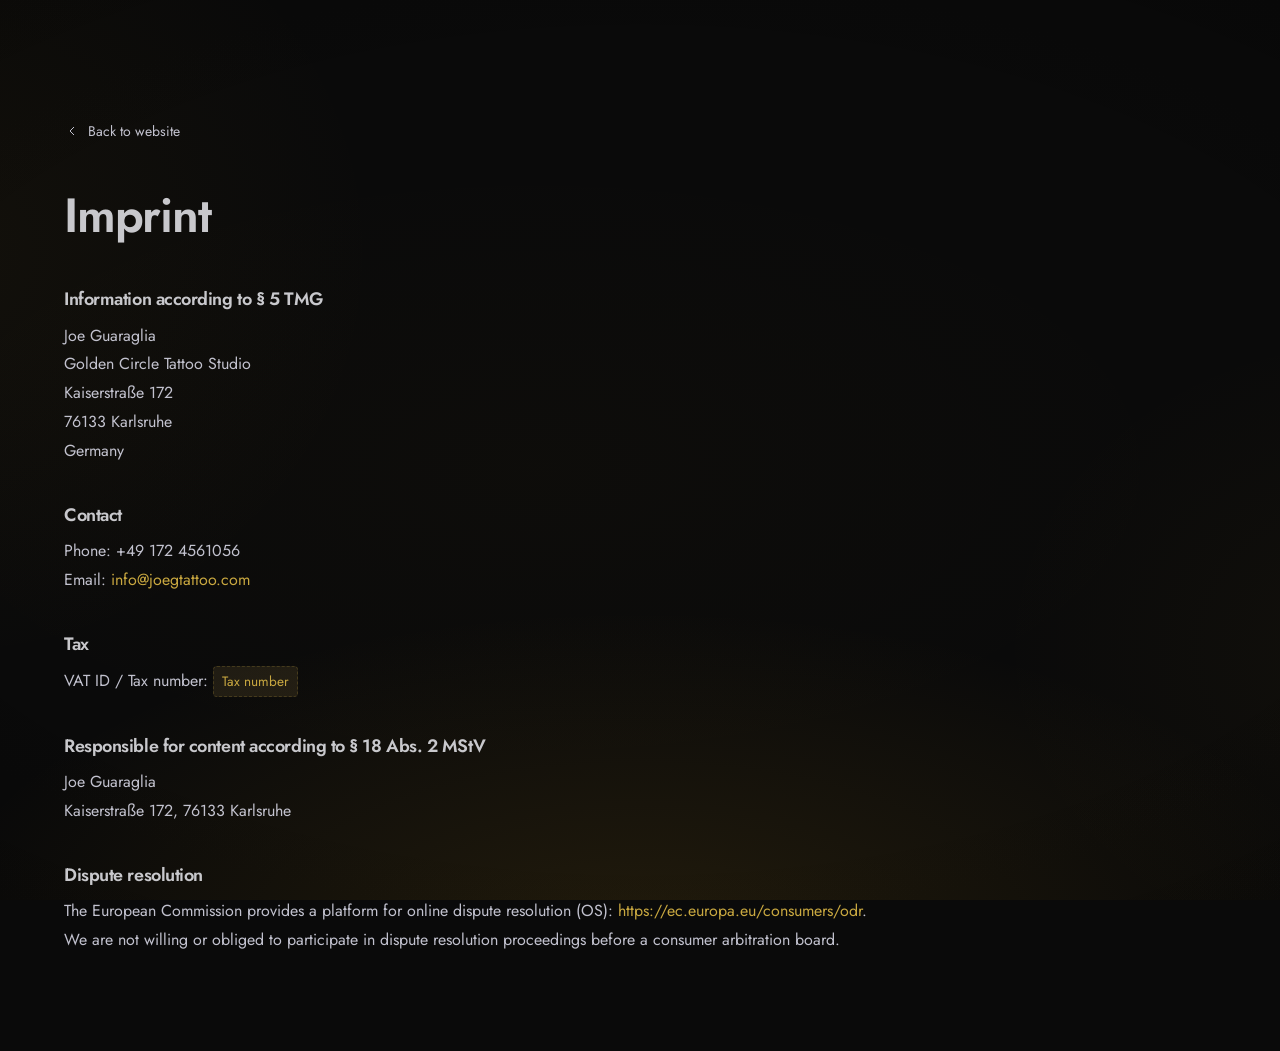
<file: imprint.html>
<!DOCTYPE html>
<html lang="en">

<head>
  <meta charset="UTF-8">
  <meta name="viewport" content="width=device-width, initial-scale=1.0">
  <title>Imprint — Joe Guaraglia</title>
  <meta name="robots" content="noindex">

  <link rel="icon" href="assets/images/logo/logo_joe.png" type="image/png">
  <link rel="apple-touch-icon" href="assets/images/logo/logo_joe.png">

  <link rel="stylesheet" href="css/style.css">

  <style>
    .legal-page {
      min-height: 100vh;
      padding: 120px 0 80px;
    }

    .legal-page__back {
      display: inline-flex;
      align-items: center;
      gap: 8px;
      color: var(--text-muted);
      text-decoration: none;
      font-size: 0.875rem;
      margin-bottom: 48px;
      transition: color 0.2s;
    }

    .legal-page__back:hover {
      color: var(--gold);
    }

    .legal-page__title {
      font-family: 'Jost', sans-serif;
      font-size: clamp(2rem, 5vw, 3rem);
      font-weight: 600;
      color: var(--text);
      margin-bottom: 48px;
    }

    .legal-page__body h2 {
      font-family: 'Jost', sans-serif;
      font-size: 1.125rem;
      font-weight: 600;
      color: var(--text);
      margin: 40px 0 12px;
    }

    .legal-page__body p,
    .legal-page__body address {
      color: var(--text-muted);
      line-height: 1.8;
      font-style: normal;
      margin-bottom: 16px;
    }

    .legal-page__body a {
      color: var(--gold);
      text-decoration: none;
    }

    .legal-page__body a:hover {
      text-decoration: underline;
    }

    .legal-placeholder {
      display: inline-block;
      background: rgba(196, 163, 90, 0.12);
      border: 1px dashed var(--gold-border);
      border-radius: 4px;
      padding: 2px 8px;
      color: var(--gold);
      font-size: 0.85em;
    }
  </style>
</head>

<body>
  <main class="legal-page">
    <div class="container">
      <a href="index.html" class="legal-page__back">
        <svg xmlns="http://www.w3.org/2000/svg" width="16" height="16" viewBox="0 0 24 24" fill="none"
          stroke="currentColor" stroke-width="1.5" aria-hidden="true">
          <polyline points="15 18 9 12 15 6" />
        </svg>
        Back to website
      </a>

      <h1 class="legal-page__title">Imprint</h1>

      <div class="legal-page__body">

        <h2>Information according to § 5 TMG</h2>
        <address>
          Joe Guaraglia<br>
          Golden Circle Tattoo Studio<br>
          Kaiserstraße 172<br>
          76133 Karlsruhe<br>
          Germany
        </address>

        <h2>Contact</h2>
        <p>
          Phone: +49 172 4561056<br>
          Email: <a href="mailto:info@joegtattoo.com">info@joegtattoo.com</a>
        </p>

        <h2>Tax</h2>
        <p>
          VAT ID / Tax number: <span class="legal-placeholder">Tax number</span>
        </p>

        <h2>Responsible for content according to § 18 Abs. 2 MStV</h2>
        <p>
          Joe Guaraglia<br>
          Kaiserstraße 172, 76133 Karlsruhe
        </p>

        <h2>Dispute resolution</h2>
        <p>
          The European Commission provides a platform for online dispute resolution (OS):
          <a href="https://ec.europa.eu/consumers/odr" target="_blank" rel="noopener noreferrer">https://ec.europa.eu/consumers/odr</a>.<br>
          We are not willing or obliged to participate in dispute resolution proceedings before a consumer arbitration board.
        </p>

      </div>
    </div>
  </main>
</body>

</html>
</file>
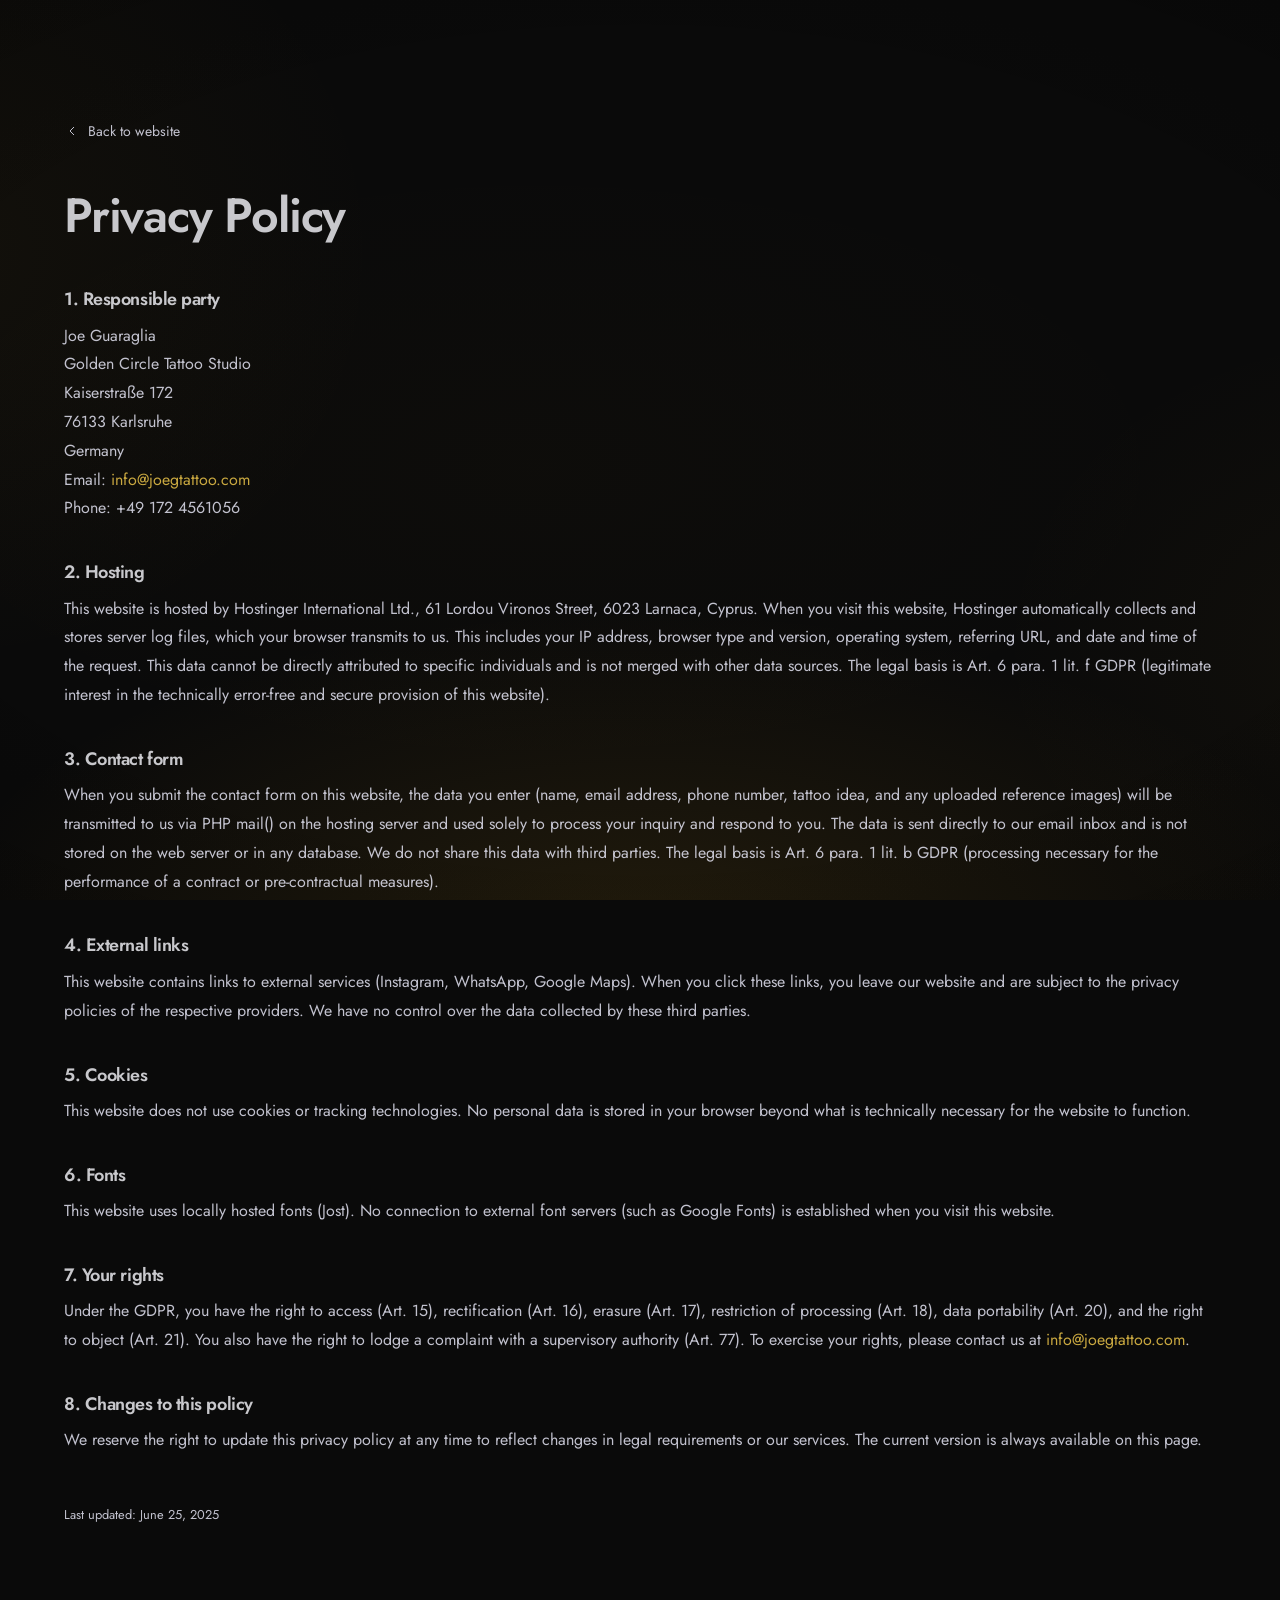
<file: privacy.html>
<!DOCTYPE html>
<html lang="en">

<head>
  <meta charset="UTF-8">
  <meta name="viewport" content="width=device-width, initial-scale=1.0">
  <title>Privacy Policy — Joe Guaraglia</title>
  <meta name="robots" content="noindex">

  <link rel="icon" href="assets/images/logo/logo_joe.png" type="image/png">
  <link rel="apple-touch-icon" href="assets/images/logo/logo_joe.png">

  <link rel="stylesheet" href="css/style.css">

  <style>
    .legal-page {
      min-height: 100vh;
      padding: 120px 0 80px;
    }

    .legal-page__back {
      display: inline-flex;
      align-items: center;
      gap: 8px;
      color: var(--text-muted);
      text-decoration: none;
      font-size: 0.875rem;
      margin-bottom: 48px;
      transition: color 0.2s;
    }

    .legal-page__back:hover {
      color: var(--gold);
    }

    .legal-page__title {
      font-family: 'Jost', sans-serif;
      font-size: clamp(2rem, 5vw, 3rem);
      font-weight: 600;
      color: var(--text);
      margin-bottom: 48px;
    }

    .legal-page__body h2 {
      font-family: 'Jost', sans-serif;
      font-size: 1.125rem;
      font-weight: 600;
      color: var(--text);
      margin: 40px 0 12px;
    }

    .legal-page__body p,
    .legal-page__body address {
      color: var(--text-muted);
      line-height: 1.8;
      font-style: normal;
      margin-bottom: 16px;
    }

    .legal-page__body a {
      color: var(--gold);
      text-decoration: none;
    }

    .legal-page__body a:hover {
      text-decoration: underline;
    }

    .legal-placeholder {
      display: inline-block;
      background: rgba(196, 163, 90, 0.12);
      border: 1px dashed var(--gold-border);
      border-radius: 4px;
      padding: 2px 8px;
      color: var(--gold);
      font-size: 0.85em;
    }
  </style>
</head>

<body>
  <main class="legal-page">
    <div class="container">
      <a href="index.html" class="legal-page__back">
        <svg xmlns="http://www.w3.org/2000/svg" width="16" height="16" viewBox="0 0 24 24" fill="none"
          stroke="currentColor" stroke-width="1.5" aria-hidden="true">
          <polyline points="15 18 9 12 15 6" />
        </svg>
        Back to website
      </a>

      <h1 class="legal-page__title">Privacy Policy</h1>

      <div class="legal-page__body">

        <h2>1. Responsible party</h2>
        <address>
          Joe Guaraglia<br>
          Golden Circle Tattoo Studio<br>
          Kaiserstraße 172<br>
          76133 Karlsruhe<br>
          Germany<br>
          Email: <a href="mailto:info@joegtattoo.com">info@joegtattoo.com</a><br>
          Phone: +49 172 4561056
        </address>

        <h2>2. Hosting</h2>
        <p>
          This website is hosted by Hostinger International Ltd., 61 Lordou Vironos Street, 6023 Larnaca, Cyprus.
          When you visit this website, Hostinger automatically collects and stores server log files, which your browser
          transmits to us. This includes your IP address, browser type and version, operating system, referring URL,
          and date and time of the request. This data cannot be directly attributed to specific individuals and is not
          merged with other data sources. The legal basis is Art. 6 para. 1 lit. f GDPR (legitimate interest in the
          technically error-free and secure provision of this website).
        </p>

        <h2>3. Contact form</h2>
        <p>
          When you submit the contact form on this website, the data you enter (name, email address, phone number,
          tattoo idea, and any uploaded reference images) will be transmitted to us via PHP mail() on the hosting server
          and used solely to process your inquiry and respond to you. The data is sent directly to our email inbox and
          is not stored on the web server or in any database. We do not share this data with third parties. The legal
          basis is Art. 6 para. 1 lit. b GDPR (processing necessary for the performance of a contract or pre-contractual
          measures).
        </p>

        <h2>4. External links</h2>
        <p>
          This website contains links to external services (Instagram, WhatsApp, Google Maps). When you click these
          links, you leave our website and are subject to the privacy policies of the respective providers. We have no
          control over the data collected by these third parties.
        </p>

        <h2>5. Cookies</h2>
        <p>
          This website does not use cookies or tracking technologies. No personal data is stored in your browser beyond
          what is technically necessary for the website to function.
        </p>

        <h2>6. Fonts</h2>
        <p>
          This website uses locally hosted fonts (Jost). No connection to external font servers (such as Google Fonts)
          is established when you visit this website.
        </p>

        <h2>7. Your rights</h2>
        <p>
          Under the GDPR, you have the right to access (Art. 15), rectification (Art. 16), erasure (Art. 17),
          restriction of processing (Art. 18), data portability (Art. 20), and the right to object (Art. 21).
          You also have the right to lodge a complaint with a supervisory authority (Art. 77). To exercise your rights,
          please contact us at <a href="mailto:info@joegtattoo.com">info@joegtattoo.com</a>.
        </p>

        <h2>8. Changes to this policy</h2>
        <p>
          We reserve the right to update this privacy policy at any time to reflect changes in legal requirements or
          our services. The current version is always available on this page.
        </p>

        <p style="margin-top: 48px; font-size: 0.8rem;">
          Last updated: June 25, 2025
        </p>

      </div>
    </div>
  </main>
</body>

</html>
</file>
<file: css/style.css>
@import 'tokens.css';
@import 'base.css';
@import 'nav.css';
@import 'hero.css';
@import 'about.css';
@import 'portfolio.css';
@import 'lightbox.css';
@import 'process.css';
@import 'instagram.css';
@import 'contact.css';
@import 'faq.css';
@import 'footer.css';
@import 'responsive.css';
@import 'cursor.css';
</file>
